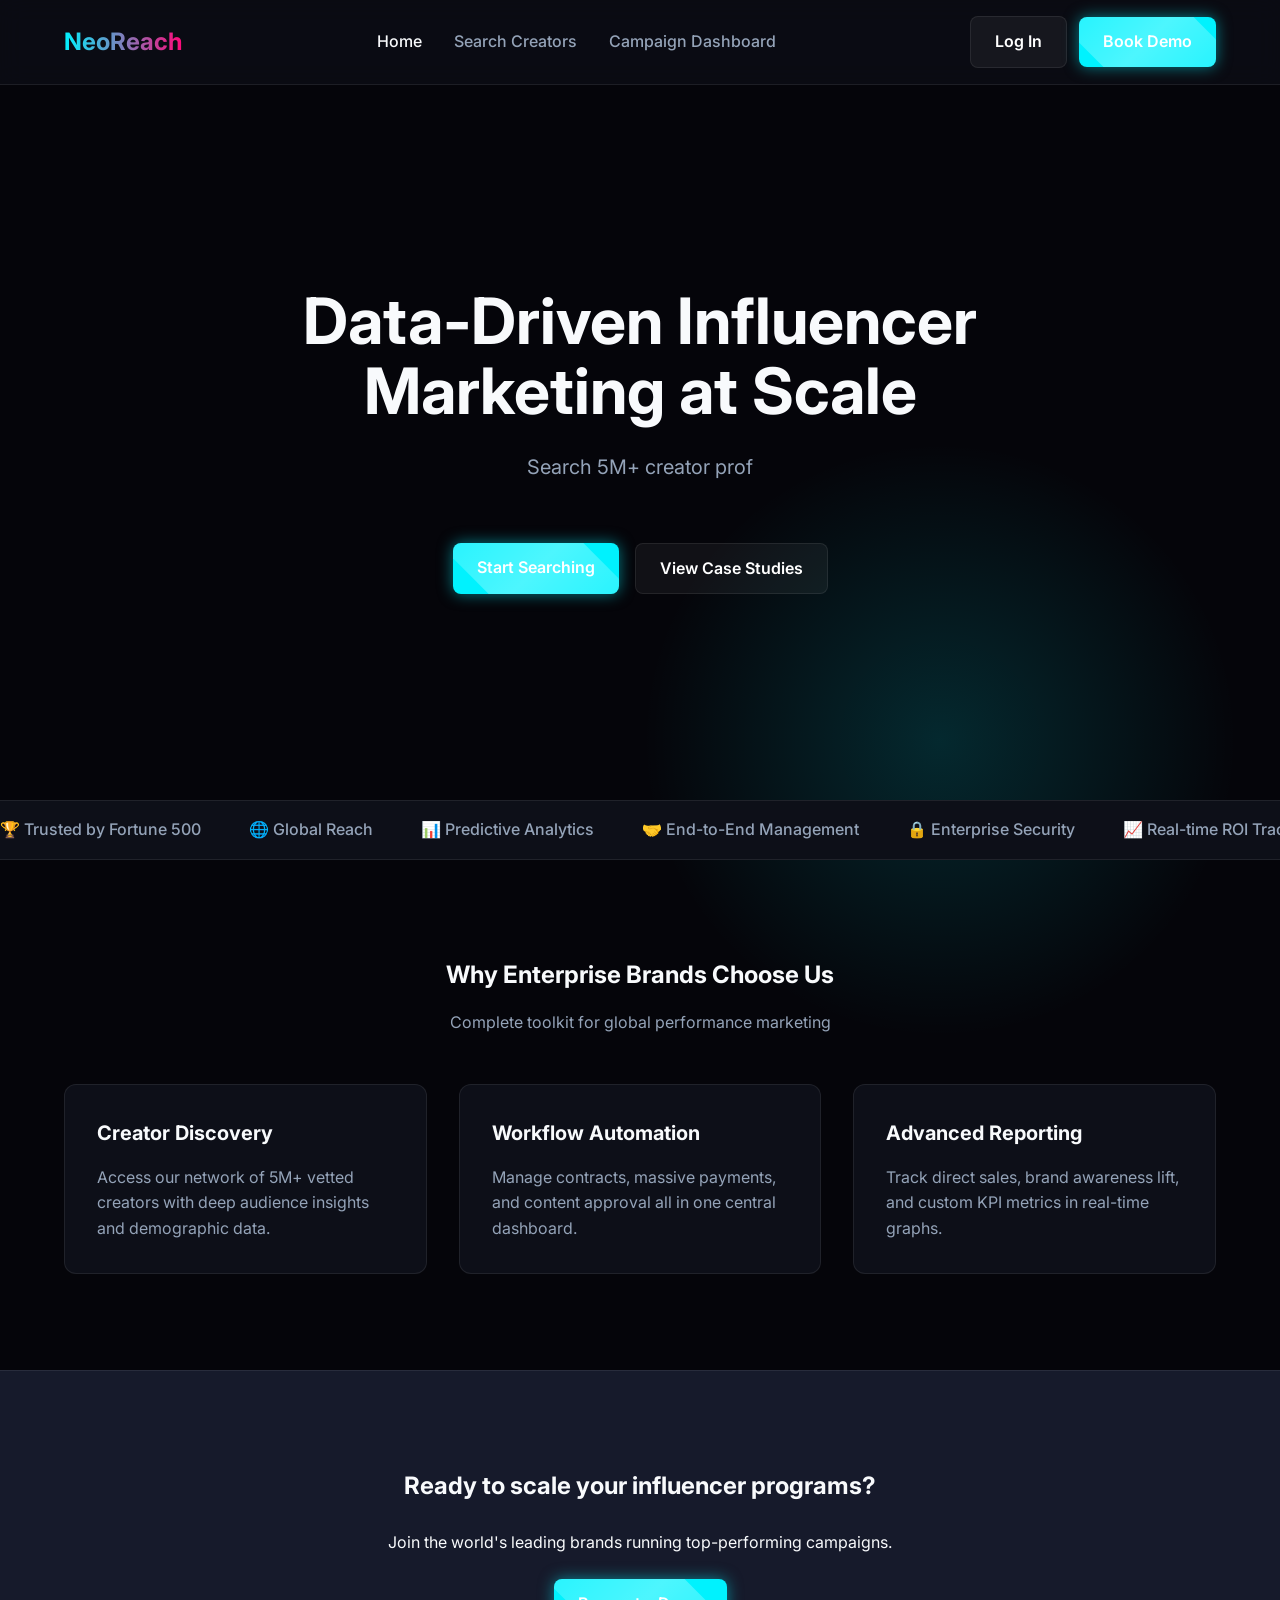
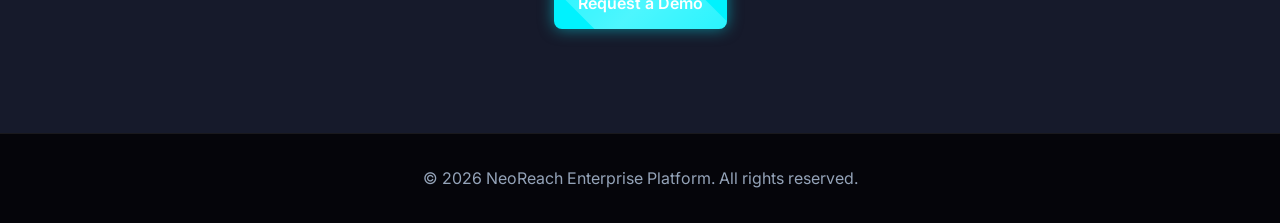
<file: frontend/index.html>
<!DOCTYPE html>
<html lang="en">
<head>
    <meta charset="UTF-8">
    <meta name="viewport" content="width=device-width, initial-scale=1.0">
    <title>NeoReach — Enterprise Influencer Marketing Platform</title>
    <link rel="stylesheet" href="style.css">
</head>
<body>

    <!-- Navbar -->
    <header>
        <a href="index.html" class="logo">NeoReach</a>
        <nav>
            <ul>
                <li><a href="index.html">Home</a></li>
                <li><a href="search.html">Search Creators</a></li>
                <li><a href="dashboard.html">Campaign Dashboard</a></li>
            </ul>
        </nav>
        <div class="header-cta">
            <a href="login.html" class="btn-secondary">Log In</a>
            <a href="book-demo.html" class="btn-primary">Book Demo</a>
        </div>
    </header>

    <main>
        <!-- Hero Section -->
        <section class="hero">
            <h1 class="fade-in floating">Data-Driven Influencer<br>Marketing at Scale</h1>
            <p class="fade-in typewriter" style="min-height: 60px;" data-text="Search 5M+ creator profiles, manage campaigns end-to-end, and track ROI in real-time with the leading enterprise platform."></p>
            <div class="hero-actions fade-in">
                <a href="search.html" class="btn-primary">Start Searching</a>
                <a href="#" class="btn-secondary">View Case Studies</a>
            </div>
        </section>

        <!-- Trust Bar -->
        <div class="ticker-wrap fade-in">
            <div class="ticker">
                <div class="ticker-item">🏆 Trusted by Fortune 500</div>
                <div class="ticker-item">🌐 Global Reach</div>
                <div class="ticker-item">📊 Predictive Analytics</div>
                <div class="ticker-item">🤝 End-to-End Management</div>
                <div class="ticker-item">🔒 Enterprise Security</div>
                <div class="ticker-item">📈 Real-time ROI Tracking</div>
            </div>
        </div>

        <!-- Features Grid -->
        <section>
            <div class="text-center fade-in">
                <h2>Why Enterprise Brands Choose Us</h2>
                <p style="color: var(--text-muted); margin-top: 1rem;">Complete toolkit for global performance marketing</p>
            </div>
            
            <div class="grid-3">
                <div class="card fade-in">
                    <h3>Creator Discovery</h3>
                    <p>Access our network of 5M+ vetted creators with deep audience insights and demographic data.</p>
                </div>
                <div class="card fade-in">
                    <h3>Workflow Automation</h3>
                    <p>Manage contracts, massive payments, and content approval all in one central dashboard.</p>
                </div>
                <div class="card fade-in">
                    <h3>Advanced Reporting</h3>
                    <p>Track direct sales, brand awareness lift, and custom KPI metrics in real-time graphs.</p>
                </div>
            </div>
        </section>

        <!-- CTA Section -->
        <section class="text-center fade-in" style="background: var(--surface-light); border-top: 1px solid var(--border-color);">
            <h2>Ready to scale your influencer programs?</h2>
            <p style="margin: 1.5rem 0;">Join the world's leading brands running top-performing campaigns.</p>
            <a href="book-demo.html" class="btn-primary">Request a Demo</a>
        </section>
    </main>

    <!-- Footer -->
    <footer>
        <p>&copy; 2026 NeoReach Enterprise Platform. All rights reserved.</p>
    </footer>

    <script src="script.js"></script>
</body>
</html>
</file>
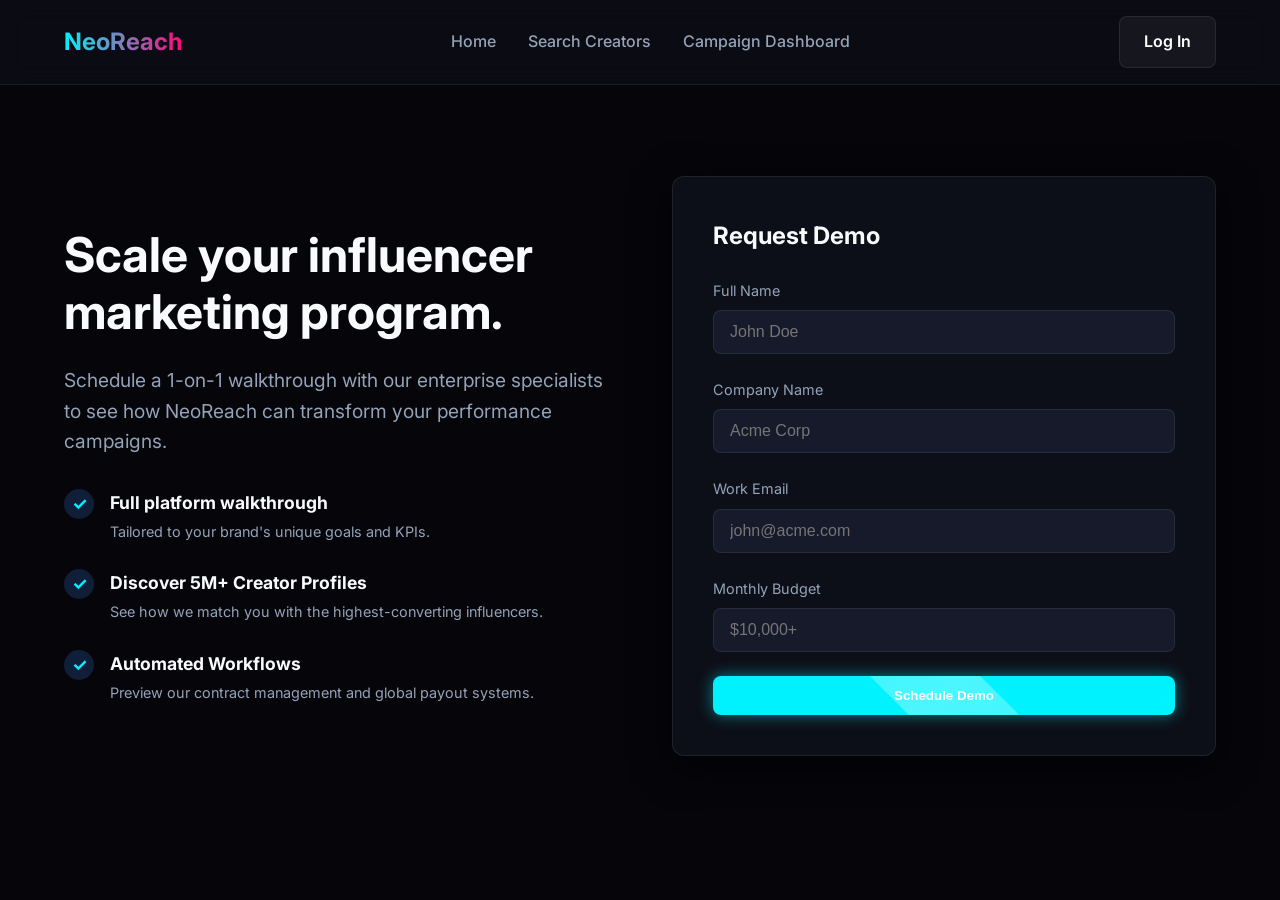
<file: frontend/book-demo.html>
<!DOCTYPE html>
<html lang="en">
<head>
    <meta charset="UTF-8">
    <meta name="viewport" content="width=device-width, initial-scale=1.0">
    <title>Book a Demo — NeoReach</title>
    <link rel="stylesheet" href="style.css">
    <style>
        .demo-container {
            display: grid;
            grid-template-columns: 1fr 1fr;
            gap: 4rem;
            align-items: center;
        }
        @media (max-width: 900px) {
            .demo-container { grid-template-columns: 1fr; }
        }
        .demo-info h1 {
            font-size: 3rem;
            margin-bottom: 1.5rem;
            line-height: 1.2;
        }
        .demo-info ul {
            list-style: none;
            margin-top: 2rem;
            display: flex;
            flex-direction: column;
            gap: 1.5rem;
        }
        .demo-info li {
            display: flex;
            align-items: flex-start;
            gap: 1rem;
            font-size: 1.1rem;
        }
        .demo-info li span.icon {
            background: rgba(59, 130, 246, 0.2);
            color: var(--primary-color);
            width: 30px;
            height: 30px;
            display: flex;
            align-items: center;
            justify-content: center;
            border-radius: 50%;
            flex-shrink: 0;
            font-weight: bold;
        }
        .auth-card {
            background: var(--surface-color);
            border: 1px solid var(--border-color);
            padding: 2.5rem;
            border-radius: 12px;
            width: 100%;
            box-shadow: 0 10px 40px rgba(0,0,0,0.5);
        }
        .auth-form {
            display: flex;
            flex-direction: column;
            gap: 1.5rem;
        }
        .form-group label {
            display: block;
            color: var(--text-muted);
            margin-bottom: 0.5rem;
            font-size: 0.9rem;
        }
        .form-group input {
            width: 100%;
            padding: 0.75rem 1rem;
            border-radius: 8px;
            border: 1px solid var(--border-color);
            background: var(--surface-light);
            color: white;
            font-size: 1rem;
            transition: all 0.3s ease;
        }
        .form-group input:focus {
            outline: none;
            border-color: var(--primary-color);
            box-shadow: 0 0 10px var(--primary-glow);
        }
    </style>
</head>
<body>

    <!-- Navbar -->
    <header>
        <a href="index.html" class="logo">NeoReach</a>
        <nav>
            <ul>
                <li><a href="index.html">Home</a></li>
                <li><a href="search.html">Search Creators</a></li>
                <li><a href="dashboard.html">Campaign Dashboard</a></li>
            </ul>
        </nav>
        <div>
            <a href="login.html" class="btn-secondary">Log In</a>
        </div>
    </header>

    <main>
        <section class="demo-container">
            <!-- Left Info -->
            <div class="demo-info fade-in visible">
                <h1>Scale your influencer marketing program.</h1>
                <p style="color:var(--text-muted); font-size:1.2rem;">Schedule a 1-on-1 walkthrough with our enterprise specialists to see how NeoReach can transform your performance campaigns.</p>
                
                <ul>
                    <li>
                        <span class="icon">✓</span>
                        <div>
                            <strong>Full platform walkthrough</strong><br>
                            <span style="color:var(--text-muted); font-size: 0.9rem;">Tailored to your brand's unique goals and KPIs.</span>
                        </div>
                    </li>
                    <li>
                        <span class="icon">✓</span>
                        <div>
                            <strong>Discover 5M+ Creator Profiles</strong><br>
                            <span style="color:var(--text-muted); font-size: 0.9rem;">See how we match you with the highest-converting influencers.</span>
                        </div>
                    </li>
                    <li>
                        <span class="icon">✓</span>
                        <div>
                            <strong>Automated Workflows</strong><br>
                            <span style="color:var(--text-muted); font-size: 0.9rem;">Preview our contract management and global payout systems.</span>
                        </div>
                    </li>
                </ul>
            </div>

            <!-- Right Form -->
            <div class="auth-card fade-in visible">
                <h3 style="margin-bottom: 1.5rem; font-size: 1.5rem;">Request Demo</h3>
                <form class="auth-form" action="index.html">
                    <div class="form-group">
                        <label for="name">Full Name</label>
                        <input type="text" id="name" placeholder="John Doe" required>
                    </div>
                    <div class="form-group">
                        <label for="company">Company Name</label>
                        <input type="text" id="company" placeholder="Acme Corp" required>
                    </div>
                    <div class="form-group">
                        <label for="email">Work Email</label>
                        <input type="email" id="email" placeholder="john@acme.com" required>
                    </div>
                    <div class="form-group">
                        <label for="budget">Monthly Budget</label>
                        <input type="text" id="budget" placeholder="$10,000+" required>
                    </div>
                    <button type="button" class="btn-primary" style="width: 100%;" onclick="alert('Demo request sent! Our team will contact you shortly.'); window.location.href='index.html';">Schedule Demo</button>
                </form>
            </div>
        </section>
    </main>

    <script src="script.js"></script>
</body>
</html>
</file>
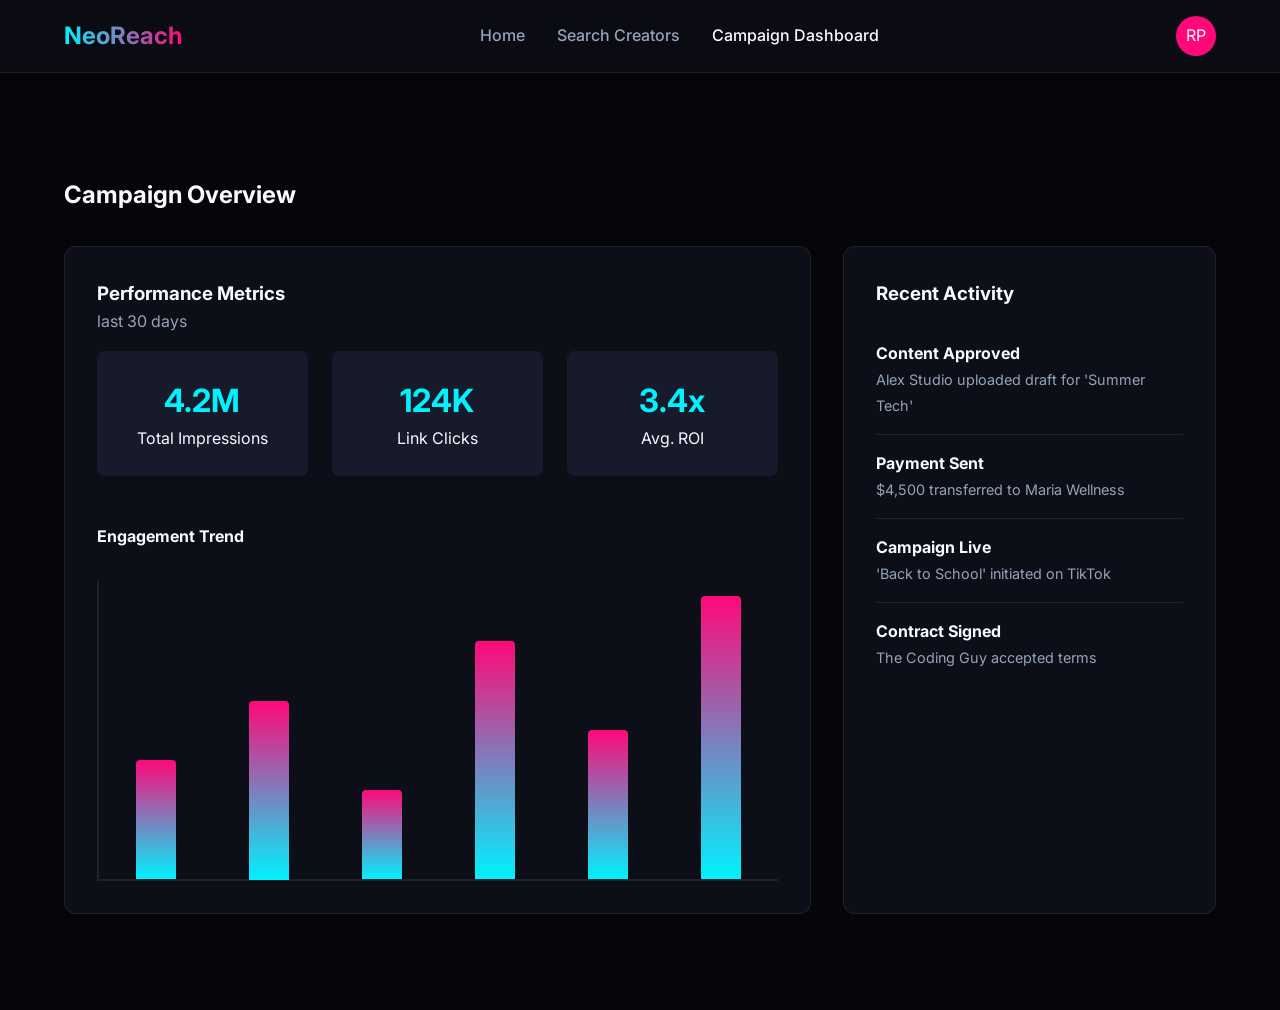
<file: frontend/dashboard.html>
<!DOCTYPE html>
<html lang="en">
<head>
    <meta charset="UTF-8">
    <meta name="viewport" content="width=device-width, initial-scale=1.0">
    <title>Campaign Dashboard — NeoReach</title>
    <link rel="stylesheet" href="style.css">
    <style>
        .dashboard-grid {
            display: grid;
            grid-template-columns: 2fr 1fr;
            gap: 2rem;
        }
        @media (max-width: 768px) {
            .dashboard-grid { grid-template-columns: 1fr; }
        }
        .panel {
            background: var(--surface-color);
            border: 1px solid var(--border-color);
            border-radius: 12px;
            padding: 2rem;
        }
        .stat-grid {
            display: grid;
            grid-template-columns: repeat(3, 1fr);
            gap: 1.5rem;
            margin-bottom: 2rem;
        }
        .stat-box {
            background: var(--surface-light);
            padding: 1.5rem;
            border-radius: 8px;
            text-align: center;
        }
        .stat-value {
            font-size: 2rem;
            font-weight: 700;
            color: var(--primary-color);
        }
        /* Chart Mockup */
        .chart-placeholder {
            height: 300px;
            border-left: 2px solid var(--border-color);
            border-bottom: 2px solid var(--border-color);
            position: relative;
            margin-top: 2rem;
            display: flex;
            align-items: flex-end;
            padding: 0 1rem;
            gap: 2rem;
            justify-content: space-around;
        }
        .bar {
            width: 40px;
            background: linear-gradient(to top, var(--primary-color), var(--accent-color));
            border-radius: 4px 4px 0 0;
            animation: grow 1.5s ease-out forwards;
            transform-origin: bottom;
        }
        @keyframes grow {
            0% { transform: scaleY(0); }
            100% { transform: scaleY(1); }
        }
        .recent-activity li {
            padding: 1rem 0;
            border-bottom: 1px solid var(--border-color);
            list-style: none;
        }
        .recent-activity li:last-child {
            border-bottom: none;
        }
    </style>
</head>
<body>

    <!-- Navbar -->
    <header>
        <a href="index.html" class="logo">NeoReach</a>
        <nav>
            <ul>
                <li><a href="index.html">Home</a></li>
                <li><a href="search.html">Search Creators</a></li>
                <li><a href="dashboard.html">Campaign Dashboard</a></li>
            </ul>
        </nav>
        <div>
            <div class="avatar" style="width: 40px; height: 40px; font-size: 1rem; display:inline-flex; border-radius:50%; background:var(--accent-color); align-items:center; justify-content:center;">RP</div>
        </div>
    </header>

    <main>
        <section>
            <h1 class="fade-in" style="margin-bottom: 2rem;">Campaign Overview</h1>
            
            <div class="dashboard-grid fade-in">
                
                <!-- Main Analytics -->
                <div class="panel">
                    <h3>Performance Metrics</h3>
                    <p style="color:var(--text-muted); margin-bottom: 1rem;">last 30 days</p>
                    
                    <div class="stat-grid">
                        <div class="stat-box">
                            <div class="stat-value">4.2M</div>
                            <div>Total Impressions</div>
                        </div>
                        <div class="stat-box">
                            <div class="stat-value">124K</div>
                            <div>Link Clicks</div>
                        </div>
                        <div class="stat-box">
                            <div class="stat-value">3.4x</div>
                            <div>Avg. ROI</div>
                        </div>
                    </div>

                    <!-- CSS Bar Chart Mockup -->
                    <h4 style="margin-top: 3rem;">Engagement Trend</h4>
                    <div class="chart-placeholder">
                        <div class="bar" style="height: 40%;"></div>
                        <div class="bar" style="height: 60%;"></div>
                        <div class="bar" style="height: 30%;"></div>
                        <div class="bar" style="height: 80%;"></div>
                        <div class="bar" style="height: 50%;"></div>
                        <div class="bar" style="height: 95%;"></div>
                    </div>
                </div>

                <!-- Side Panel -->
                <div class="panel">
                    <h3>Recent Activity</h3>
                    <ul class="recent-activity" style="margin-top: 1rem;">
                        <li><strong>Content Approved</strong><br><span style="color:var(--text-muted); font-size:0.9rem;">Alex Studio uploaded draft for 'Summer Tech'</span></li>
                        <li><strong>Payment Sent</strong><br><span style="color:var(--text-muted); font-size:0.9rem;">$4,500 transferred to Maria Wellness</span></li>
                        <li><strong>Campaign Live</strong><br><span style="color:var(--text-muted); font-size:0.9rem;">'Back to School' initiated on TikTok</span></li>
                        <li><strong>Contract Signed</strong><br><span style="color:var(--text-muted); font-size:0.9rem;">The Coding Guy accepted terms</span></li>
                    </ul>
                </div>

            </div>
        </section>
    </main>

    <script src="script.js"></script>
</body>
</html>
</file>
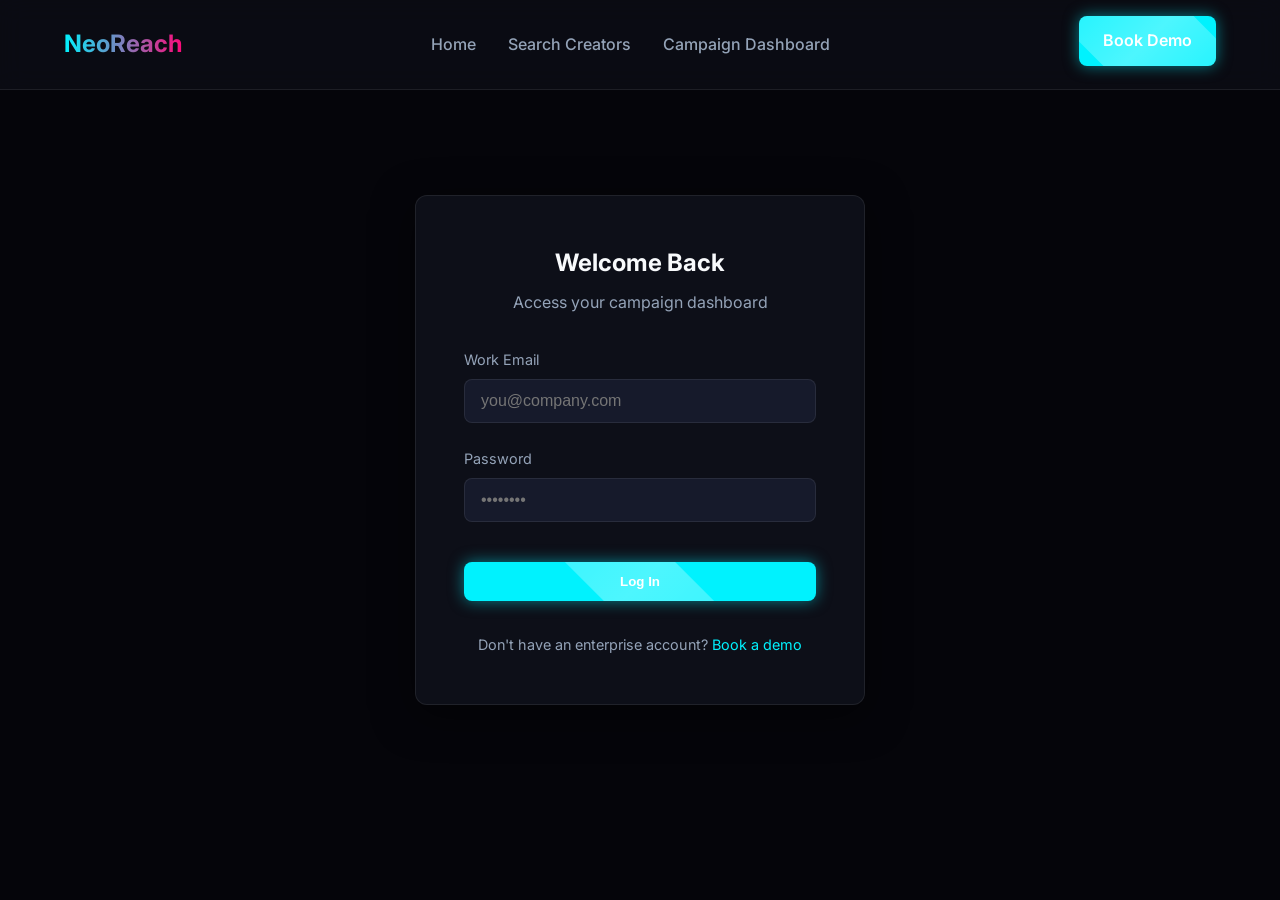
<file: frontend/login.html>
<!DOCTYPE html>
<html lang="en">
<head>
    <meta charset="UTF-8">
    <meta name="viewport" content="width=device-width, initial-scale=1.0">
    <title>Log In — NeoReach</title>
    <link rel="stylesheet" href="style.css">
    <style>
        .auth-container {
            min-height: 100vh;
            display: flex;
            align-items: center;
            justify-content: center;
            position: relative;
        }
        .auth-container::before {
            content: '';
            position: absolute;
            width: 400px;
            height: 400px;
            background: radial-gradient(circle, var(--accent-color) 0%, transparent 70%);
            opacity: 0.15;
            z-index: -1;
            animation: blob-pulse 8s infinite alternate ease-in-out;
        }
        .auth-card {
            background: var(--surface-color);
            border: 1px solid var(--border-color);
            padding: 3rem;
            border-radius: 12px;
            width: 100%;
            max-width: 450px;
            text-align: center;
            box-shadow: 0 10px 40px rgba(0,0,0,0.5);
        }
        .auth-form {
            display: flex;
            flex-direction: column;
            gap: 1.5rem;
            margin-top: 2rem;
            text-align: left;
        }
        .form-group label {
            display: block;
            color: var(--text-muted);
            margin-bottom: 0.5rem;
            font-size: 0.9rem;
        }
        .form-group input {
            width: 100%;
            padding: 0.75rem 1rem;
            border-radius: 8px;
            border: 1px solid var(--border-color);
            background: var(--surface-light);
            color: white;
            font-size: 1rem;
            transition: all 0.3s ease;
        }
        .form-group input:focus {
            outline: none;
            border-color: var(--primary-color);
            box-shadow: 0 0 10px var(--primary-glow);
        }
        .auth-btn {
            width: 100%;
            margin-top: 1rem;
        }
    </style>
</head>
<body>

    <!-- Navbar -->
    <header>
        <a href="index.html" class="logo">NeoReach</a>
        <nav>
            <ul>
                <li><a href="index.html">Home</a></li>
                <li><a href="search.html">Search Creators</a></li>
                <li><a href="dashboard.html">Campaign Dashboard</a></li>
            </ul>
        </nav>
        <div>
            <a href="book-demo.html" class="btn-primary">Book Demo</a>
        </div>
    </header>

    <main style="margin-top: 0;">
        <section class="auth-container">
            <div class="auth-card fade-in visible">
                <h2>Welcome Back</h2>
                <p style="color:var(--text-muted); margin-top: 0.5rem;">Access your campaign dashboard</p>
                
                <form class="auth-form" action="dashboard.html" method="get">
                    <div class="form-group">
                        <label for="email">Work Email</label>
                        <input type="email" id="email" name="email" placeholder="you@company.com" required>
                    </div>
                    <div class="form-group">
                        <label for="password">Password</label>
                        <input type="password" id="password" name="password" placeholder="••••••••" required>
                    </div>
                    <button type="submit" class="btn-primary auth-btn">Log In</button>
                </form>
                
                <p style="margin-top: 2rem; font-size: 0.9rem; color: var(--text-muted);">
                    Don't have an enterprise account? <a href="book-demo.html" style="color: var(--primary-color); text-decoration: none;">Book a demo</a>
                </p>
            </div>
        </section>
    </main>

    <script src="script.js"></script>
</body>
</html>
</file>
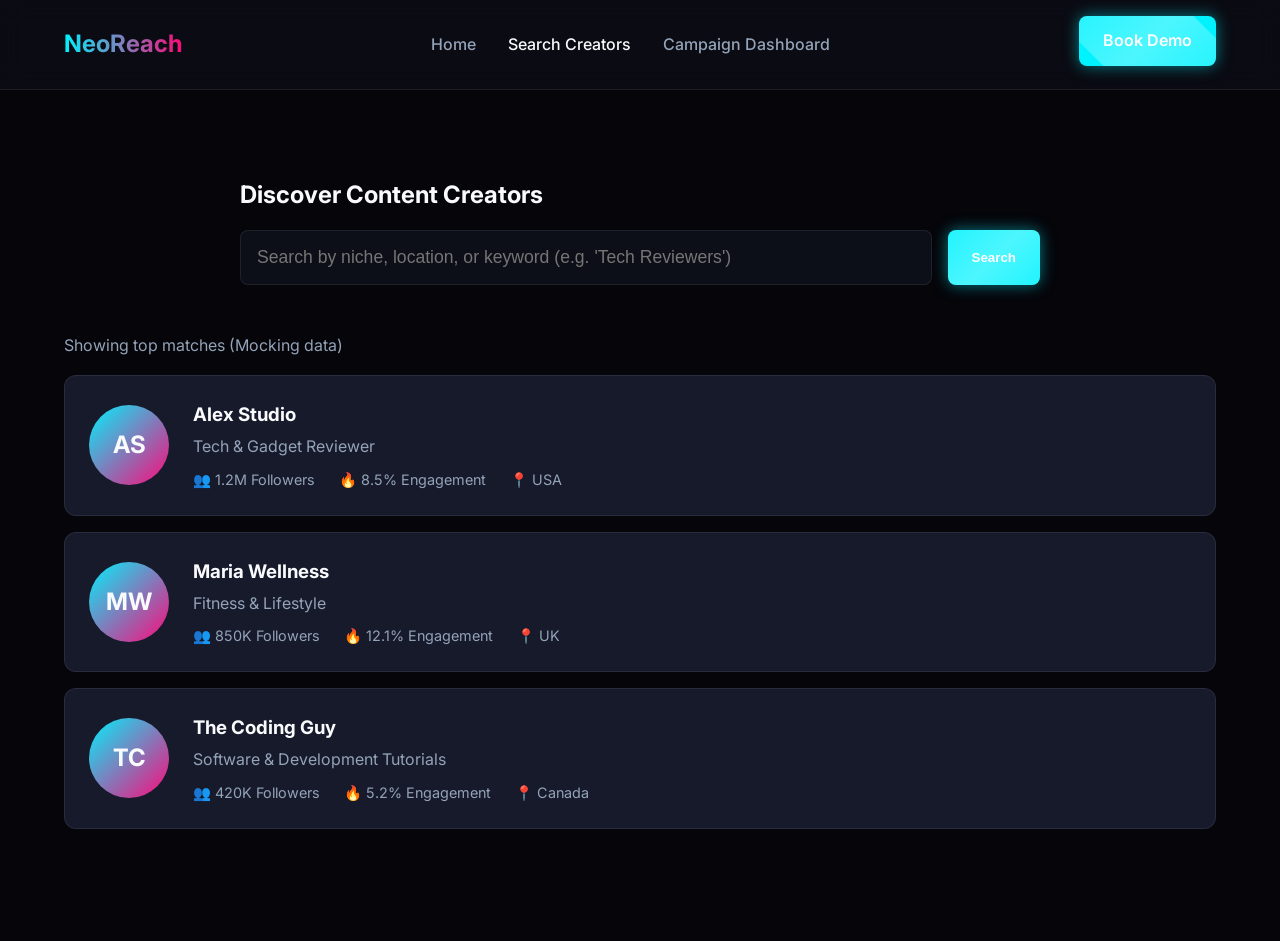
<file: frontend/search.html>
<!DOCTYPE html>
<html lang="en">
<head>
    <meta charset="UTF-8">
    <meta name="viewport" content="width=device-width, initial-scale=1.0">
    <title>Search Creators — NeoReach</title>
    <link rel="stylesheet" href="style.css">
    <style>
        .search-container {
            max-width: 800px;
            margin: 0 auto 3rem auto;
        }
        .search-bar {
            display: flex;
            gap: 1rem;
        }
        .search-input {
            flex: 1;
            padding: 1rem;
            border-radius: 8px;
            border: 1px solid var(--border-color);
            background: var(--surface-color);
            color: white;
            font-size: 1.1rem;
        }
        .search-input:focus {
            outline: none;
            border-color: var(--primary-color);
            box-shadow: 0 0 10px var(--primary-glow);
        }
        .creator-card {
            display: flex;
            align-items: center;
            gap: 1.5rem;
            padding: 1.5rem;
            background: var(--surface-light);
            border-radius: 12px;
            margin-bottom: 1rem;
            border: 1px solid var(--border-color);
            transition: transform 0.3s ease;
        }
        .creator-card:hover {
            transform: scale(1.02);
            border-color: var(--accent-color);
        }
        .avatar {
            width: 80px;
            height: 80px;
            border-radius: 50%;
            background: linear-gradient(135deg, var(--primary-color), var(--accent-color));
            display: flex;
            align-items: center;
            justify-content: center;
            font-weight: bold;
            font-size: 1.5rem;
        }
        .creator-info h3 { margin-bottom: 0.25rem; }
        .creator-stats {
            display: flex;
            gap: 1.5rem;
            margin-top: 0.5rem;
            font-size: 0.9rem;
            color: var(--text-muted);
        }
    </style>
</head>
<body>

    <!-- Navbar -->
    <header>
        <a href="index.html" class="logo">NeoReach</a>
        <nav>
            <ul>
                <li><a href="index.html">Home</a></li>
                <li><a href="search.html">Search Creators</a></li>
                <li><a href="dashboard.html">Campaign Dashboard</a></li>
            </ul>
        </nav>
        <div>
            <a href="book-demo.html" class="btn-primary">Book Demo</a>
        </div>
    </header>

    <main>
        <section>
            <div class="search-container fade-in">
                <h2 style="margin-bottom: 1rem;">Discover Content Creators</h2>
                <div class="search-bar">
                    <input type="text" class="search-input" placeholder="Search by niche, location, or keyword (e.g. 'Tech Reviewers')">
                    <button class="btn-primary">Search</button>
                </div>
            </div>

            <!-- Search Results -->
            <div class="fade-in">
                <p style="color:var(--text-muted); margin-bottom: 1rem;">Showing top matches (Mocking data)</p>

                <div class="creator-card">
                    <div class="avatar">AS</div>
                    <div class="creator-info">
                        <h3>Alex Studio</h3>
                        <p style="color:var(--text-muted);">Tech & Gadget Reviewer</p>
                        <div class="creator-stats">
                            <span>👥 1.2M Followers</span>
                            <span>🔥 8.5% Engagement</span>
                            <span>📍 USA</span>
                        </div>
                    </div>
                </div>

                <div class="creator-card">
                    <div class="avatar">MW</div>
                    <div class="creator-info">
                        <h3>Maria Wellness</h3>
                        <p style="color:var(--text-muted);">Fitness & Lifestyle</p>
                        <div class="creator-stats">
                            <span>👥 850K Followers</span>
                            <span>🔥 12.1% Engagement</span>
                            <span>📍 UK</span>
                        </div>
                    </div>
                </div>

                <div class="creator-card">
                    <div class="avatar">TC</div>
                    <div class="creator-info">
                        <h3>The Coding Guy</h3>
                        <p style="color:var(--text-muted);">Software & Development Tutorials</p>
                        <div class="creator-stats">
                            <span>👥 420K Followers</span>
                            <span>🔥 5.2% Engagement</span>
                            <span>📍 Canada</span>
                        </div>
                    </div>
                </div>
            </div>
        </section>
    </main>

    <script src="script.js"></script>
</body>
</html>
</file>
<file: frontend/style.css>
@import url('https://fonts.googleapis.com/css2?family=Inter:wght@300;400;500;600;700&display=swap');

:root {
  --bg-color: #05050a;
  --surface-color: #0d0f18;
  --surface-light: #161a2b;
  --primary-color: #00f2fe;
  --primary-glow: rgba(0, 242, 254, 0.5);
  --accent-color: #fe0979;
  --text-main: #f8fafc;
  --text-muted: #94a3b8;
  --border-color: rgba(255, 255, 255, 0.08);
  --glass-bg: rgba(13, 15, 24, 0.7);
}

* {
  box-sizing: border-box;
  margin: 0;
  padding: 0;
}

body {
  font-family: 'Inter', sans-serif;
  background-color: var(--bg-color);
  color: var(--text-main);
  line-height: 1.6;
  overflow-x: hidden;
}

/* Glassmorphism Navbar */
header {
  position: fixed;
  top: 0;
  width: 100%;
  background: var(--glass-bg);
  backdrop-filter: blur(12px);
  border-bottom: 1px solid var(--border-color);
  z-index: 1000;
  padding: 1rem 5%;
  display: flex;
  justify-content: space-between;
  align-items: center;
  transition: all 0.3s ease;
}

.header-cta {
  display: flex;
  align-items: center;
  gap: 0.75rem;
}

.logo {
  font-size: 1.5rem;
  font-weight: 700;
  background: linear-gradient(to right, var(--primary-color), var(--accent-color));
  background-clip: text;
  -webkit-background-clip: text;
  -webkit-text-fill-color: transparent;
  text-decoration: none;
}

nav ul {
  display: flex;
  gap: 2rem;
  list-style: none;
}

nav a {
  color: var(--text-muted);
  text-decoration: none;
  font-weight: 500;
  transition: color 0.3s ease;
}

nav a:hover, nav a.active {
  color: var(--text-main);
}

/* Primary Button */
.btn-primary {
  background: var(--primary-color);
  color: white;
  border: none;
  padding: 0.75rem 1.5rem;
  border-radius: 8px;
  font-weight: 600;
  cursor: pointer;
  transition: all 0.3s ease;
  box-shadow: 0 0 15px var(--primary-glow);
  text-decoration: none;
  display: inline-block;
  position: relative;
  overflow: hidden;
}

.btn-primary::after {
  content: '';
  position: absolute;
  top: -50%;
  left: -50%;
  width: 200%;
  height: 200%;
  background: linear-gradient(to right, transparent, rgba(255,255,255,0.3), transparent);
  transform: rotate(45deg);
  animation: shimmer 3s infinite;
}

.btn-primary:hover {
  transform: translateY(-2px) scale(1.05);
  box-shadow: 0 0 25px var(--primary-glow);
}

.btn-secondary {
  background: rgba(255, 255, 255, 0.05);
  color: white;
  border: 1px solid var(--border-color);
  padding: 0.75rem 1.5rem;
  border-radius: 8px;
  font-weight: 600;
  cursor: pointer;
  transition: all 0.3s ease;
  text-decoration: none;
  display: inline-block;
}

.btn-secondary:hover {
  background: rgba(255, 255, 255, 0.1);
  transform: translateY(-2px);
}

/* Layout */
main {
  margin-top: 80px;
  min-height: calc(100vh - 160px);
}

section {
  padding: 6rem 5%;
}

.text-center { text-align: center; }

/* Hero Section */
.hero {
  display: flex;
  flex-direction: column;
  align-items: center;
  justify-content: center;
  text-align: center;
  min-height: 80vh;
  position: relative;
}

.hero::before {
  content: '';
  position: absolute;
  top: 50%;
  left: 50%;
  width: 600px;
  height: 600px;
  background: radial-gradient(circle, var(--primary-glow) 0%, transparent 70%);
  opacity: 0.3;
  z-index: -1;
  pointer-events: none;
  animation: blob-pulse 8s infinite alternate ease-in-out;
  transform-origin: center;
}

.hero h1 {
  font-size: 4rem;
  line-height: 1.1;
  margin-bottom: 1.5rem;
  font-weight: 700;
}

.hero p {
  font-size: 1.25rem;
  color: var(--text-muted);
  max-width: 600px;
  margin-bottom: 2rem;
}

.hero-actions {
  display: flex;
  gap: 1rem;
}

/* Grid Layouts */
.grid-3 {
  display: grid;
  grid-template-columns: repeat(auto-fit, minmax(300px, 1fr));
  gap: 2rem;
  margin-top: 3rem;
}

/* Cards */
.card {
  background: var(--surface-color);
  border: 1px solid var(--border-color);
  border-radius: 12px;
  padding: 2rem;
  transition: all 0.3s ease;
  position: relative;
  overflow: hidden;
}

.card:hover {
  transform: translateY(-5px);
  border-color: var(--primary-color);
  box-shadow: 0 10px 30px rgba(0,0,0,0.5);
}

.card h3 {
  margin-bottom: 1rem;
  font-size: 1.25rem;
}

.card p {
  color: var(--text-muted);
}

/* Ticker Animation */
.ticker-wrap {
  width: 100%;
  overflow: hidden;
  background: var(--surface-color);
  border-top: 1px solid var(--border-color);
  border-bottom: 1px solid var(--border-color);
  padding: 1rem 0;
  display: flex;
}

.ticker {
  white-space: nowrap;
  animation: ticker 30s linear infinite;
  display: flex;
  gap: 3rem;
}

@keyframes ticker {
  0% { transform: translateX(0); }
  100% { transform: translateX(-100%); }
}

.ticker-item {
  display: inline-flex;
  align-items: center;
  gap: 0.5rem;
  color: var(--text-muted);
  font-weight: 500;
}

/* Footer */
footer {
  border-top: 1px solid var(--border-color);
  padding: 2rem 5%;
  text-align: center;
  color: var(--text-muted);
}

/* Utilities */
.fade-in {
  opacity: 0;
  transform: translateY(20px);
  transition: opacity 0.6s cubic-bezier(0.2, 0.8, 0.2, 1), transform 0.6s cubic-bezier(0.2, 0.8, 0.2, 1);
}

.fade-in.visible {
  opacity: 1;
  transform: translateY(0);
}

/* Animations */
@keyframes shimmer {
  0% { transform: translateX(-150%) rotate(45deg); }
  100% { transform: translateX(150%) rotate(45deg); }
}

@keyframes blob-pulse {
  0% { transform: translate(-50%, -50%) scale(1) rotate(0deg); opacity: 0.3; }
  50% { transform: translate(-50%, -50%) scale(1.2) rotate(180deg); opacity: 0.5; }
  100% { transform: translate(-50%, -50%) scale(1) rotate(360deg); opacity: 0.3; }
}

.floating {
  animation: float 4s ease-in-out infinite;
}

@keyframes float {
  0% { transform: translateY(0px); }
  50% { transform: translateY(-10px); }
  100% { transform: translateY(0px); }
}
</file>
